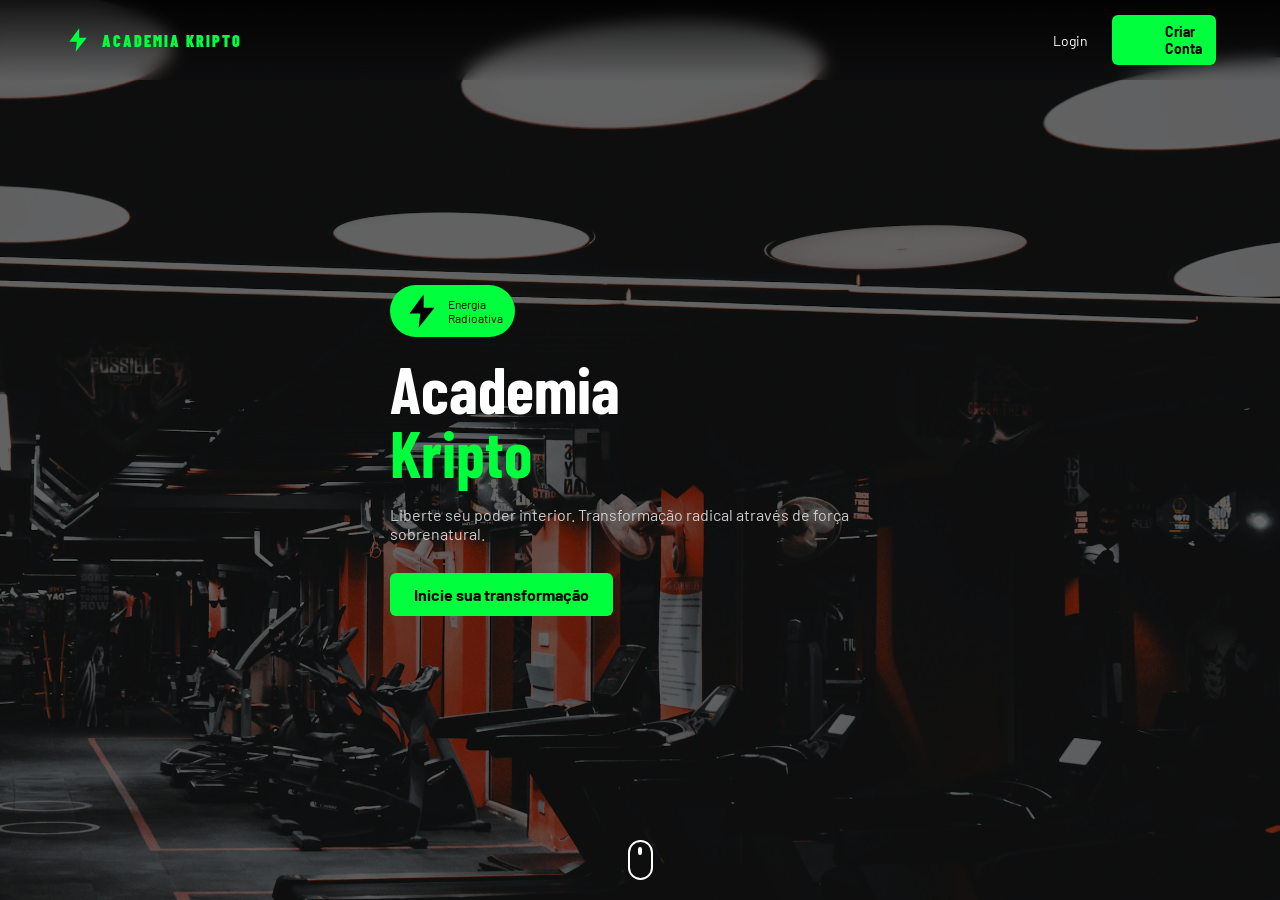
<file: index.html>
<!DOCTYPE html>
<html lang="en">
<head>
    <meta charset="UTF-8">
    <meta name="viewport" content="width=device-width, initial-scale=1.0">
    <title>Academia Kripto</title>
    <link rel="stylesheet" href="css/styles.css">

    <link rel="preconnect" href="https://fonts.googleapis.com">
    <!-- preconnect: pede ao navegador para se conectar ao Google Fonts antecipadamente, 
     acelerando o carregamento da fonte -->

    <link href="https://fonts.googleapis.com/css2?family=Barlow+Condensed:wght@700;900&family=Barlow:wght@400;500&display=swap" 
    rel="stylesheet">
    <!-- Importa as fontes Barlow Condensed (pesos 700 e 900) e Barlow (400 e 500) do Google Fonts -->

</head>
<body>
    <nav>
         <div class="nav-inner">

                <a href="#home" class="logo">
                 <!-- <a>: link clicável. href="#" mantém na mesma página por enquanto.
                    class="logo" aplica o estilo do logo -->
 
                    <svg class="logo-icon" viewBox="0 0 24 24" fill="currentColor" xmlns="http://www.w3.org/2000/svg">
                        <!-- SVG: ícone vetorial desenhado diretamente no HTML. viewBox define a área de desenho (0,0 até 24,24).
                        fill="currentColor" faz o ícone herdar a cor do texto do pai (verde, definida no CSS) -->
 
                        <path d="M13 2L4.5 13.5H11L10 22L19.5 10H13L13 2Z"/>
                            <!-- path: o formato do ícone de raio (trovão), desenhado por coordenadas matemáticas -->
 
                    </svg>
 
                    <span class="logo-text">Academia Kripto</span>
                     <!-- <span>: elemento inline para o texto do logo. Recebe fonte maiúscula e espaçamento de 
                        letras pelo CSS -->
 
                </a>
            
            <div class="div-menu">
             <a href="/area do aluno/aluno.html" class="btn-login">
                <!-- Botão de login: visualmente um link estilizado com ícone -->
 
                    <svg viewBox="0 0 24 24" fill="none" stroke-width="2" stroke-linecap="round" stroke-linejoin="round">
                    <!-- SVG do ícone de entrar (seta para direita). stroke-width=2: espessura da linha do ícone -->
 
                        <path d="M15 3h4a2 2 0 0 1 2 2v14a2 2 0 0 1-2 2h-4"/>
                        <!-- Parte do retângulo (porta) do ícone de login -->
 
                        <polyline points="10 17 15 12 10 7"/>
                        <!-- Seta apontando para direita (chevron) -->
 
                        <line x1="15" y1="12" x2="3" y2="12"/>
                        <!-- Linha horizontal da seta -->
 
                    </svg>
                    Login
                    <!-- Texto visível do botão -->
 
                </a>
                  <a href="#" class="btn-criar">
                <!-- Botão verde de criar conta (o mais destacado visualmente) -->
 
                    <svg viewBox="0 0 24 24" fill="none" stroke-width="2.2" stroke-linecap="round" stroke-linejoin="round">
                    <!-- Ícone de pessoa com sinal de + (adicionar usuário) -->
 
                        <path d="M16 21v-2a4 4 0 0 0-4-4H6a4 4 0 0 0-4 4v2"/>
                        <!-- Corpo/silhueta da pessoa -->
 
                        <circle cx="9" cy="7" r="4"/>
                        <!-- Cabeça da pessoa (círculo) -->
 
                        <line x1="19" y1="8" x2="19" y2="14"/>
                        <!-- Linha vertical do símbolo + -->
 
                        <line x1="22" y1="11" x2="16" y2="11"/>
                        <!-- Linha horizontal do símbolo + -->
 
                    </svg>
                    Criar Conta
 
                </a>
                <button class="hamburger" id="hamburger" aria-label="Menu">
                    <!-- aria-label="Menu" ajuda leitores de tela para acessibilidade -->
                    
                    <svg width="22" height="22" viewBox="0 0 24 24" fill="none" stroke="currentColor" 
                    stroke-width="2.2" stroke-linecap="round">
                    <!-- Ícone de 3 linhas horizontais (menu hamburguer) -->
                    
                    <line x1="3" y1="6"  x2="21" y2="6"/>
                    <!-- Linha de cima do hamburguer -->
                    
                    <line x1="3" y1="12" x2="21" y2="12"/>
                    <!-- Linha do meio -->
                    
                    <line x1="3" y1="18" x2="21" y2="18"/>
                    <!-- Linha de baixo -->
                    
                    </svg>
                </button>
            </div>
        </div>
    </nav>
    
    <section class="hero">


        <div class="hero-bg"></div>
        <!-- hero-bg: div vazia que recebe a imagem/gradiente de fundo via CSS (position: absolute, cobre toda a section) -->
 
        <div class="hero-overlay"></div>
            <!-- hero-overlay: div vazia que fica sobre o bg com fundo preto semitransparente, 
            escurecendo a foto para o texto ficar legível -->

         <!-- hero-content: container do conteúdo principal (badge, título, tagline, botão). Fica acima do overlay via z-index -->
        <div class="hero-content">
 
            <!-- BADGE PILL ("ENERGIA RADIOATIVA") -->
            <div class="hero-badge">
                <!-- div.hero-badge: o pill (pílula) verde com borda arredondada que aparece acima do título -->
 
                <svg viewBox="0 0 24 24" xmlns="http://www.w3.org/2000/svg">
                <!-- Ícone de raio dentro do badge -->
 
                    <path d="M13 2L4.5 13.5H11L10 22L19.5 10H13L13 2Z"/>
                    <!-- Formato do raio (mesmo ícone do logo) -->
 
                </svg>
                Energia Radioativa
                <!-- Texto do badge -->
 
            </div>

            <!-- TÍTULO PRINCIPAL -->
            <h1 class="hero-title">

                <span class="line-white">Academia</span>
                <!-- "Academia" em branco — span recebe color: white no CSS -->
 
                <span class="line-green">Kripto</span>
                <!-- "Kripto" em verde neon — span recebe color: var(--green) no CSS -->
 
            </h1>

            <!-- TAGLINE (subtítulo) -->
            <p class="hero-tagline">
                Liberte seu poder interior. Transformação radical através de força sobrenatural.
            </p>
        
            <a href="#" class="hero-cta">Inicie sua transformação</a>
            <!-- a página de cadastro -->
 
        </div>
 

          <!-- INDICADOR DE SCROLL (mouse animado) -->
        <div class="scroll-indicator">
        <!-- Container centralizado na base da hero section -->
 
            <div class="scroll-mouse">
            <!-- Forma de mouse: retângulo com bordas arredondadas desenhado via CSS (width/height/border-radius) -->
 
                <div class="scroll-dot"></div>
                <!-- Bolinhas dentro do mouse que sobe e desce com animação CSS (scrollBounce) -->
 
            </div>
        </div>
        
        </section>
</body>
</html>
</file>
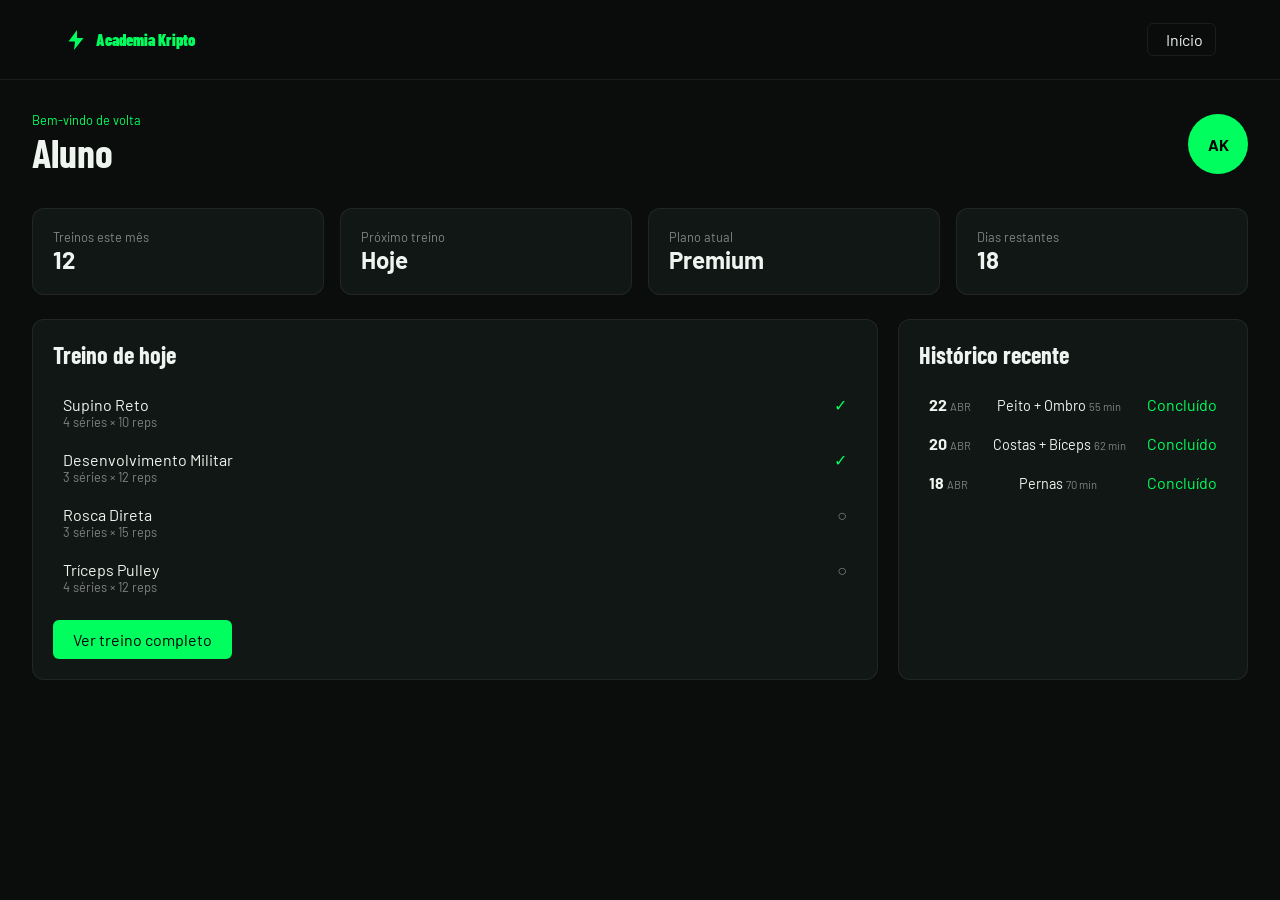
<file: area do aluno/aluno.html>
<!DOCTYPE html>
<html lang="en">
<head>
    <meta charset="UTF-8">
    <meta name="viewport" content="width=device-width, initial-scale=1.0">
    <link rel="stylesheet" href="/css/aluno.css">
    <link rel="preconnect" href="https://fonts.googleapis.com">
        <!-- Pré-conexão ao Google Fonts para carregar a fonte mais rápido -->
 
    <link href="https://fonts.googleapis.com/css2?family=Barlow+Condensed:wght@700;900&family=Barlow:wght@400;500&display=swap" rel="stylesheet">
        <!-- Importa as mesmas fontes do index.html para manter identidade visual consistente -->
    <title>Area do Aluno</title>
</head>
<body>
    
<nav>
        <div class="nav-inner">

            <a href="../index.html" class="logo">
            <!-- leva de volta para a homepage ao clicar no logo -->

                <svg class="logo-icon" viewBox="0 0 24 24" fill="currentColor" xmlns="http://www.w3.org/2000/svg">
                    <path d="M13 2L4.5 13.5H11L10 22L19.5 10H13L13 2Z"/>
                </svg>
                <span class="logo-text">Academia Kripto</span>
            </a>
 
            <div class="nav-actions">
                <a href="../index.html" class="btn-login">
                <!-- Nesta página o "Login" pode virar um link de "Sair" ou "Início" -->
                    <svg viewBox="0 0 24 24" fill="none" stroke-width="2" stroke-linecap="round" stroke-linejoin="round">
                        <path d="M15 3h4a2 2 0 0 1 2 2v14a2 2 0 0 1-2 2h-4"/>
                        <polyline points="10 17 15 12 10 7"/>
                        <line x1="15" y1="12" x2="3" y2="12"/>
                    </svg>
                    Início
                </a>
            </div>
 
        </div>
</nav>

<main class="aluno-main">
        <!-- <main>: tag semântica que marca o conteúdo principal da página. 
        Bom para SEO e acessibilidade — leitores de tela identificam como área principal -->
 
        <!-- CABEÇALHO DA ÁREA DO ALUNO -->
        <header class="aluno-header">
            <!-- <header>: cabeçalho da seção (diferente do <head> — este aparece na tela) -->
 
            <div class="aluno-header-inner">
 
                <div class="aluno-saudacao">
                <!-- Bloco que exibirá o nome do aluno e informações de boas-vindas -->
 
                    <p class="aluno-label">Bem-vindo de volta</p>
                    <!-- Pequeno texto acima do nome — será preenchido pelo JavaScript -->
 
                    <h1 class="aluno-nome">Aluno</h1>
                    <!-- Nome do aluno. O JavaScript poderá trocar "Aluno" pelo nome real -->
 
                </div>
 
                <div class="aluno-avatar">
                <!-- Círculo com as iniciais ou foto do aluno -->
 
                    <span>AK</span>
                    <!-- Iniciais placeholder — futuramente pode ser uma <img> com foto do aluno -->
 
                </div>
 
            </div>
        </header>

        <section class="aluno-cards">
        <!-- agrupa os cards de informação rápida do aluno -->
 
            <div class="card">
            <!-- bloco de informação isolado -->
 
                <p class="card-label">Treinos este mês</p>
                <!-- Rótulo descritivo do card -->
 
                <span class="card-valor">12</span>
                <!-- Valor principal em destaque — número grande -->
 
            </div>
 
            <div class="card">
                <p class="card-label">Próximo treino</p>
                <span class="card-valor">Hoje</span>
            </div>
 
            <div class="card">
                <p class="card-label">Plano atual</p>
                <span class="card-valor">Premium</span>
            </div>
 
            <div class="card">
                <p class="card-label">Dias restantes</p>
                <span class="card-valor">18</span>
            </div>
 
        </section>

        <section class="aluno-grid">
            <!-- Divide a área em duas colunas no desktop (via CSS) -->
 
            <!-- COLUNA ESQUERDA: Treino do dia -->
            <div class="card-treino">
 
                <h2 class="card-titulo">Treino de hoje</h2>
 
                <ul class="lista-exercicios">
                    <li class="exercicio-item">
                        <div class="exercicio-info">
                            <span class="exercicio-nome">Supino Reto</span>
                            <!-- Nome do exercício -->
                            <span class="exercicio-detalhe">4 séries × 10 reps</span>
                            <!-- Quantidade de séries e repetições -->
                        </div>
                        <span class="exercicio-status concluido">✓</span>
                        <!-- Indicador de status. Classe "concluido" muda a cor para verde no CSS -->
                    </li>
 
                    <li class="exercicio-item">
                        <div class="exercicio-info">
                            <span class="exercicio-nome">Desenvolvimento Militar</span>
                            <span class="exercicio-detalhe">3 séries × 12 reps</span>
                        </div>
                        <span class="exercicio-status concluido">✓</span>
                    </li>
 
                    <li class="exercicio-item">
                        <div class="exercicio-info">
                            <span class="exercicio-nome">Rosca Direta</span>
                            <span class="exercicio-detalhe">3 séries × 15 reps</span>
                        </div>
                        <span class="exercicio-status pendente">○</span>
                        <!-- Classe "pendente" deixa em cinza — ainda não concluído -->
                    </li>
 
                    <li class="exercicio-item">
                        <div class="exercicio-info">
                            <span class="exercicio-nome">Tríceps Pulley</span>
                            <span class="exercicio-detalhe">4 séries × 12 reps</span>
                        </div>
                        <span class="exercicio-status pendente">○</span>
                    </li>
 
                </ul>
 
                <a href="#" class="btn-treino">Ver treino completo</a>
                <!-- Botão que levará para a página completa do treino -->
 
            </div>
 
            <!-- COLUNA DIREITA: Histórico recente -->
            <div class="card-historico">
 
                <h2 class="card-titulo">Histórico recente</h2>
 
                <ul class="lista-historico">
 
                    <li class="historico-item">
                        <div class="historico-data">
                            <span class="data-dia">22</span>
                            <!-- Dia do mês em destaque -->
                            <span class="data-mes">ABR</span>
                            <!-- Mês abreviado embaixo -->
                        </div>
                        <div class="historico-info">
                            <span class="historico-nome">Peito + Ombro</span>
                            <span class="historico-duracao">55 min</span>
                        </div>
                        <span class="historico-badge">Concluído</span>
                        <!-- Badge de status -->
                    </li>
 
                    <li class="historico-item">
                        <div class="historico-data">
                            <span class="data-dia">20</span>
                            <span class="data-mes">ABR</span>
                        </div>
                        <div class="historico-info">
                            <span class="historico-nome">Costas + Bíceps</span>
                            <span class="historico-duracao">62 min</span>
                        </div>
                        <span class="historico-badge">Concluído</span>
                    </li>
 
                    <li class="historico-item">
                        <div class="historico-data">
                            <span class="data-dia">18</span>
                            <span class="data-mes">ABR</span>
                        </div>
                        <div class="historico-info">
                            <span class="historico-nome">Pernas</span>
                            <span class="historico-duracao">70 min</span>
                        </div>
                        <span class="historico-badge">Concluído</span>
                    </li>
 
                </ul>
 
            </div>
 
        </section>


</main>  
</body>
</html>
</file>
<file: css/styles.css>
* {
    margin: 0;
    padding: 0;
    box-sizing: border-box;
}

body {
    font-family: 'Barlow', sans-serif;
    background: #000;
}

/* NAVBAR */
nav {
    backdrop-filter: blur(8px);
    background-image: linear-gradient(rgba(0,0,0,0.8), transparent);
    position: fixed;
    top: 0;
    width: 100%;
    height: 80px;
    display: flex;
    justify-content: center;
    align-items: center;
    z-index: 100;
}

.nav-inner {
    width: 100%;
    max-width: 1200px;
    padding: 0 24px;
    display: flex;
    justify-content: space-between;
    align-items: center;
}

/* LOGO */
.logo {
    display: flex;
    align-items: center;
    gap: 10px;
    text-decoration: none;
    color: #00ff3c;
}

.logo-icon {
    width: 28px;
    height: 28px;
}

.logo-text {
    font-family: 'Barlow Condensed', sans-serif;
    font-weight: 900;
    letter-spacing: 2px;
    text-transform: uppercase;
}

/* MENU */
.div-menu {
    display: flex;
    align-items: center;
    gap: 10px;
}

.btn-login,
.btn-criar {
    display: flex;
    align-items: center;
    gap: 6px;
    padding: 8px 14px;
    border-radius: 6px;
    text-decoration: none;
    font-size: 14px;
}

.btn-login {
    color: #fff;
}

.btn-criar {
    background: #00ff3c;
    color: #000;
    font-weight: bold;
}

/* HAMBURGER */
.hamburger {
    display: none;
    background: none;
    border: none;
    color: white;
}

/* HERO */
.hero {
    position: relative;
    height: 100vh;
    display: flex;
    align-items: center;
    justify-content: center;
}

.hero-bg {
    position: absolute;
    width: 100%;
    height: 100%;
    background-image: url("../assets/hero_section_background.jpg");
    background-size: cover;
    background-position: center;
    z-index: 0;
}

.hero-overlay {
    position: absolute;
    width: 100%;
    height: 100%;
    background: rgba(0,0,0,0.6);
    z-index: 1;
}

.hero-content {
    position: relative;
    z-index: 2;
    text-align: left;
    max-width: 800px;
}

/* BADGE */
.hero-badge {
    display: inline-flex;
    align-items: center;
    gap: 6px;
    background: #00ff3c;
    color: black;
    padding: 6px 12px;
    border-radius: 999px;
    font-size: 12px;
    margin-bottom: 20px;
}

/* TITLE */
.hero-title {
    font-size: 64px;
    font-family: 'Barlow Condensed', sans-serif;
    line-height: 1;
}

.line-white {
    color: white;
    display: block;
}

.line-green {
    color: #00ff3c;
    display: block;
}

/* TAGLINE */
.hero-tagline {
    margin-top: 20px;
    color: #ccc;
    max-width: 500px;
}

/* CTA */
.hero-cta {
    display: inline-block;
    margin-top: 30px;
    padding: 12px 24px;
    background: #00ff3c;
    color: black;
    text-decoration: none;
    font-weight: bold;
    border-radius: 6px;
}

/* SCROLL */
.scroll-indicator {
    position: absolute;
    bottom: 20px;
    z-index: 2;
}

.scroll-mouse {
    width: 25px;
    height: 40px;
    border: 2px solid white;
    border-radius: 20px;
    display: flex;
    justify-content: center;
    padding-top: 5px;
}

.scroll-dot {
    width: 4px;
    height: 8px;
    background: white;
    border-radius: 2px;
    animation: scroll 1.5s infinite;
}

@keyframes scroll {
    0% { transform: translateY(0); opacity: 1; }
    100% { transform: translateY(10px); opacity: 0; }
}

/* RESPONSIVO */
@media (max-width: 640px) {

    .btn-login {
        display: none;
    }

    .hamburger {
        display: block;
    }

    .hero-content {
        text-align: center;
        padding: 0 20px;
    }

    .hero-title {
        font-size: 42px;
    }
}
</file>
<file: css/aluno.css>
/* RESET BÁSICO */
* {
    margin: 0;
    padding: 0;
    box-sizing: border-box;
}

/* VARIÁVEIS */
:root {
    --green: #00ff5e;
    --green-dim: #00cc4a;
    --white: #f0f4f0;
    --dark: #0a0d0b;
    --nav-h: 80px;

    --surface: #111714;
    --surface-2: #192019;
    --border: rgba(255,255,255,0.07);
    --radius: 12px;
}

/* BODY */
body {
    background: var(--dark);
    color: var(--white);
    font-family: 'Barlow', sans-serif;
}

/* NAVBAR */
nav {
    position: fixed;
    top: 0;
    width: 100%;
    height: var(--nav-h);
    background: rgba(10, 13, 11, 0.95);
    border-bottom: 1px solid var(--border);
    display: flex;
    justify-content: center;
    align-items: center;
    z-index: 100;
}

.nav-inner {
    width: 100%;
    max-width: 1200px;
    padding: 0 24px;
    display: flex;
    justify-content: space-between;
    align-items: center;
}

/* LOGO */
.logo {
    display: flex;
    align-items: center;
    gap: 8px;
    text-decoration: none;
    color: var(--green);
}

.logo-icon {
    width: 24px;
}

.logo-text {
    font-family: 'Barlow Condensed', sans-serif;
    font-weight: 900;
}

/* BOTÃO */
.btn-login {
    display: flex;
    align-items: center;
    gap: 6px;
    text-decoration: none;
    color: var(--white);
    border: 1px solid var(--border);
    padding: 6px 12px;
    border-radius: 6px;
}

/* MAIN */
.aluno-main {
    max-width: 1280px;
    margin: 0 auto;
    padding: calc(var(--nav-h) + 32px) 32px 48px;
}

/* HEADER */
.aluno-header {
    margin-bottom: 32px;
}

.aluno-header-inner {
    display: flex;
    justify-content: space-between;
    align-items: center;
}

.aluno-label {
    font-size: 0.8rem;
    color: var(--green);
}

.aluno-nome {
    font-family: 'Barlow Condensed', sans-serif;
    font-size: 2.5rem;
}

/* AVATAR */
.aluno-avatar {
    width: 60px;
    height: 60px;
    border-radius: 50%;
    background: var(--green);
    display: flex;
    align-items: center;
    justify-content: center;
    color: black;
    font-weight: bold;
}

/* CARDS */
.aluno-cards {
    display: grid;
    grid-template-columns: repeat(4, 1fr);
    gap: 16px;
    margin-bottom: 24px;
}

.card {
    background: var(--surface);
    border: 1px solid var(--border);
    border-radius: var(--radius);
    padding: 20px;
}

.card-label {
    font-size: 0.8rem;
    color: rgba(240,244,240,0.5);
}

.card-valor {
    font-size: 1.5rem;
    font-weight: bold;
}

/* GRID PRINCIPAL */
.aluno-grid {
    display: grid;
    grid-template-columns: 1fr 350px;
    gap: 20px;
}

/* TREINO E HISTÓRICO */
.card-treino,
.card-historico {
    background: var(--surface);
    border: 1px solid var(--border);
    border-radius: var(--radius);
    padding: 20px;
}

.card-titulo {
    font-family: 'Barlow Condensed', sans-serif;
    margin-bottom: 16px;
}

/* LISTA EXERCÍCIOS */
.lista-exercicios {
    list-style: none;
}

.exercicio-item {
    display: flex;
    justify-content: space-between;
    padding: 10px;
    border-radius: 6px;
}

.exercicio-item:hover {
    background: var(--surface-2);
}

.exercicio-info {
    display: flex;
    flex-direction: column;
}

.exercicio-detalhe {
    font-size: 0.8rem;
    color: gray;
}

.exercicio-status.concluido {
    color: var(--green);
}

.exercicio-status.pendente {
    color: gray;
}

/* BOTÃO TREINO */
.btn-treino {
    display: inline-block;
    margin-top: 15px;
    padding: 10px 20px;
    background: var(--green);
    color: black;
    text-decoration: none;
    border-radius: 6px;
}

/* HISTÓRICO */
.lista-historico {
    list-style: none;
}

.historico-item {
    display: flex;
    align-items: center;
    justify-content: space-between;
    padding: 10px;
}

.historico-data {
    text-align: center;
}

.data-dia {
    font-weight: bold;
}

.data-mes {
    font-size: 0.7rem;
    color: gray;
}

.historico-nome {
    font-size: 0.9rem;
}

.historico-duracao {
    font-size: 0.7rem;
    color: gray;
}

.historico-badge {
    color: var(--green);
}

/* RESPONSIVO */
@media (max-width: 1024px) {
    .aluno-grid {
        grid-template-columns: 1fr;
    }

    .aluno-cards {
        grid-template-columns: repeat(2, 1fr);
    }
}

@media (max-width: 640px) {
    .aluno-main {
        padding: calc(var(--nav-h) + 20px) 16px;
    }

    .aluno-header-inner {
        flex-direction: column;
        align-items: flex-start;
        gap: 10px;
    }
}
</file>
